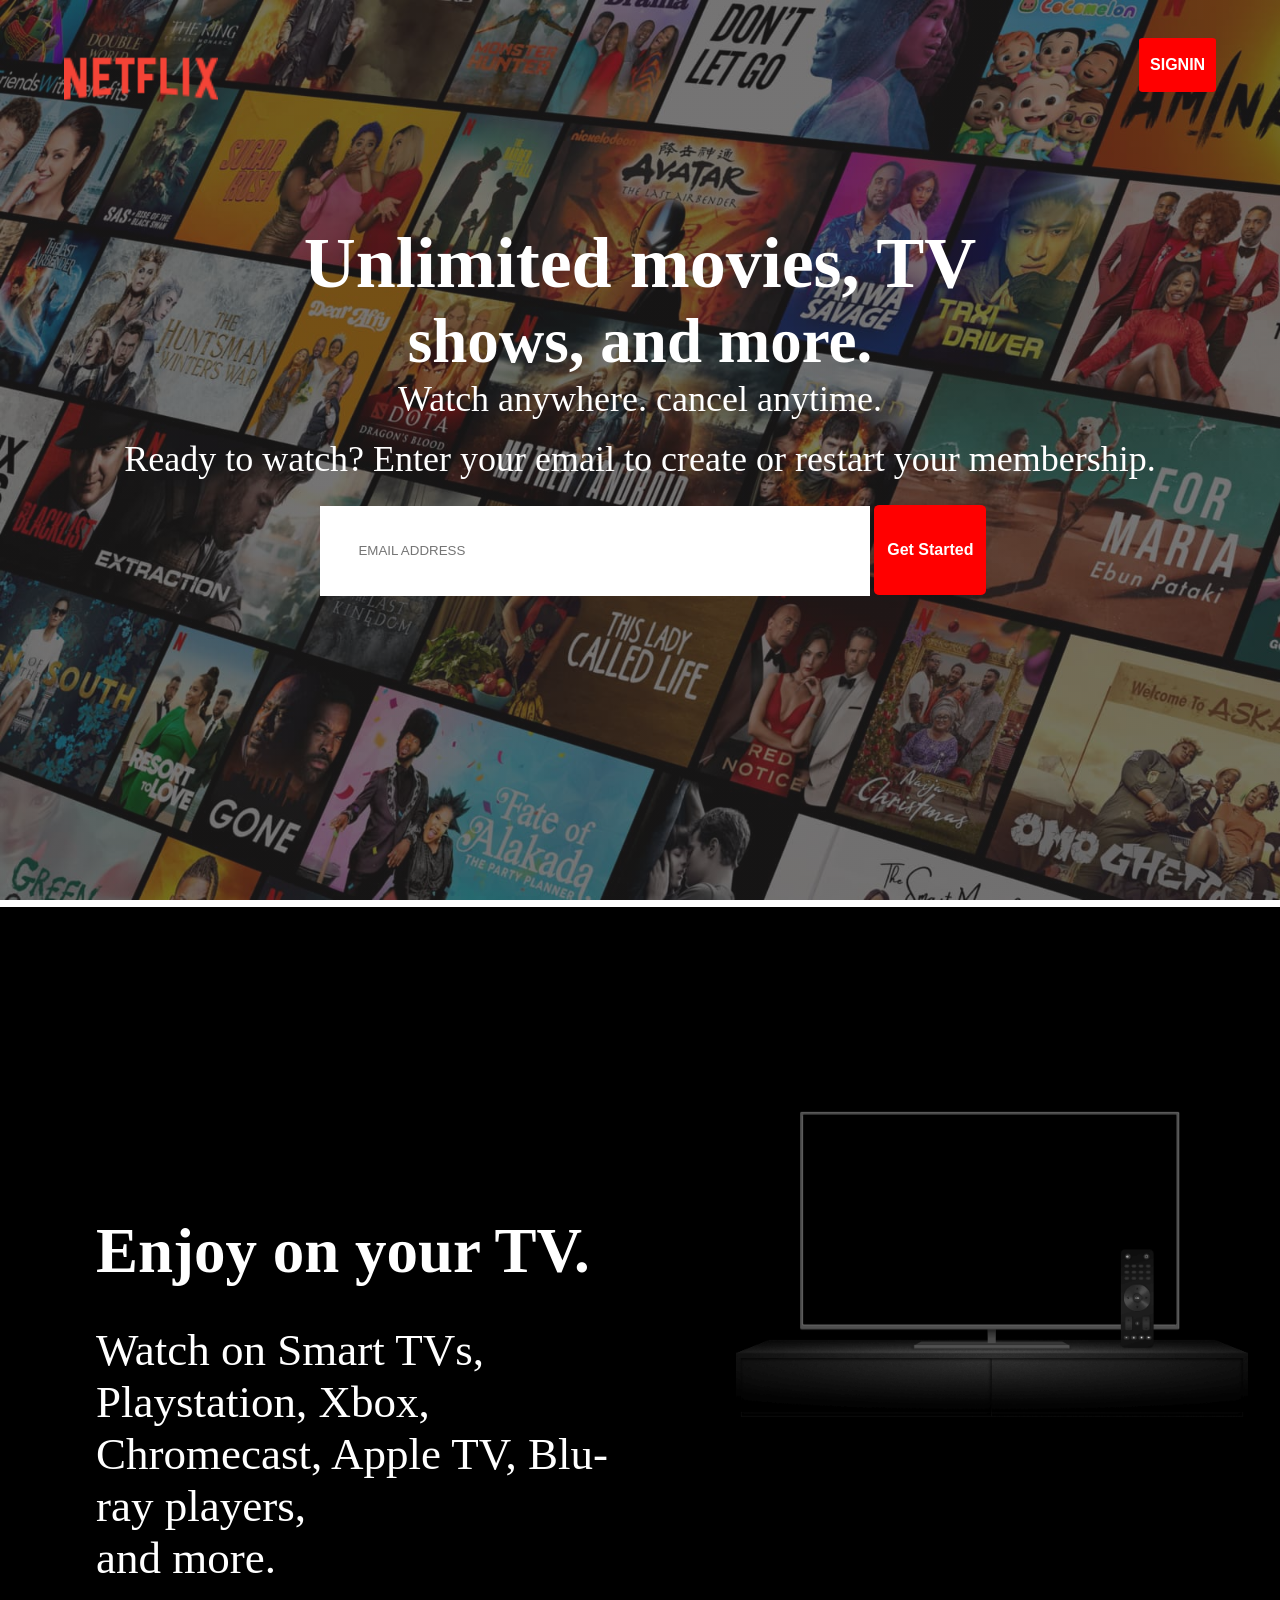
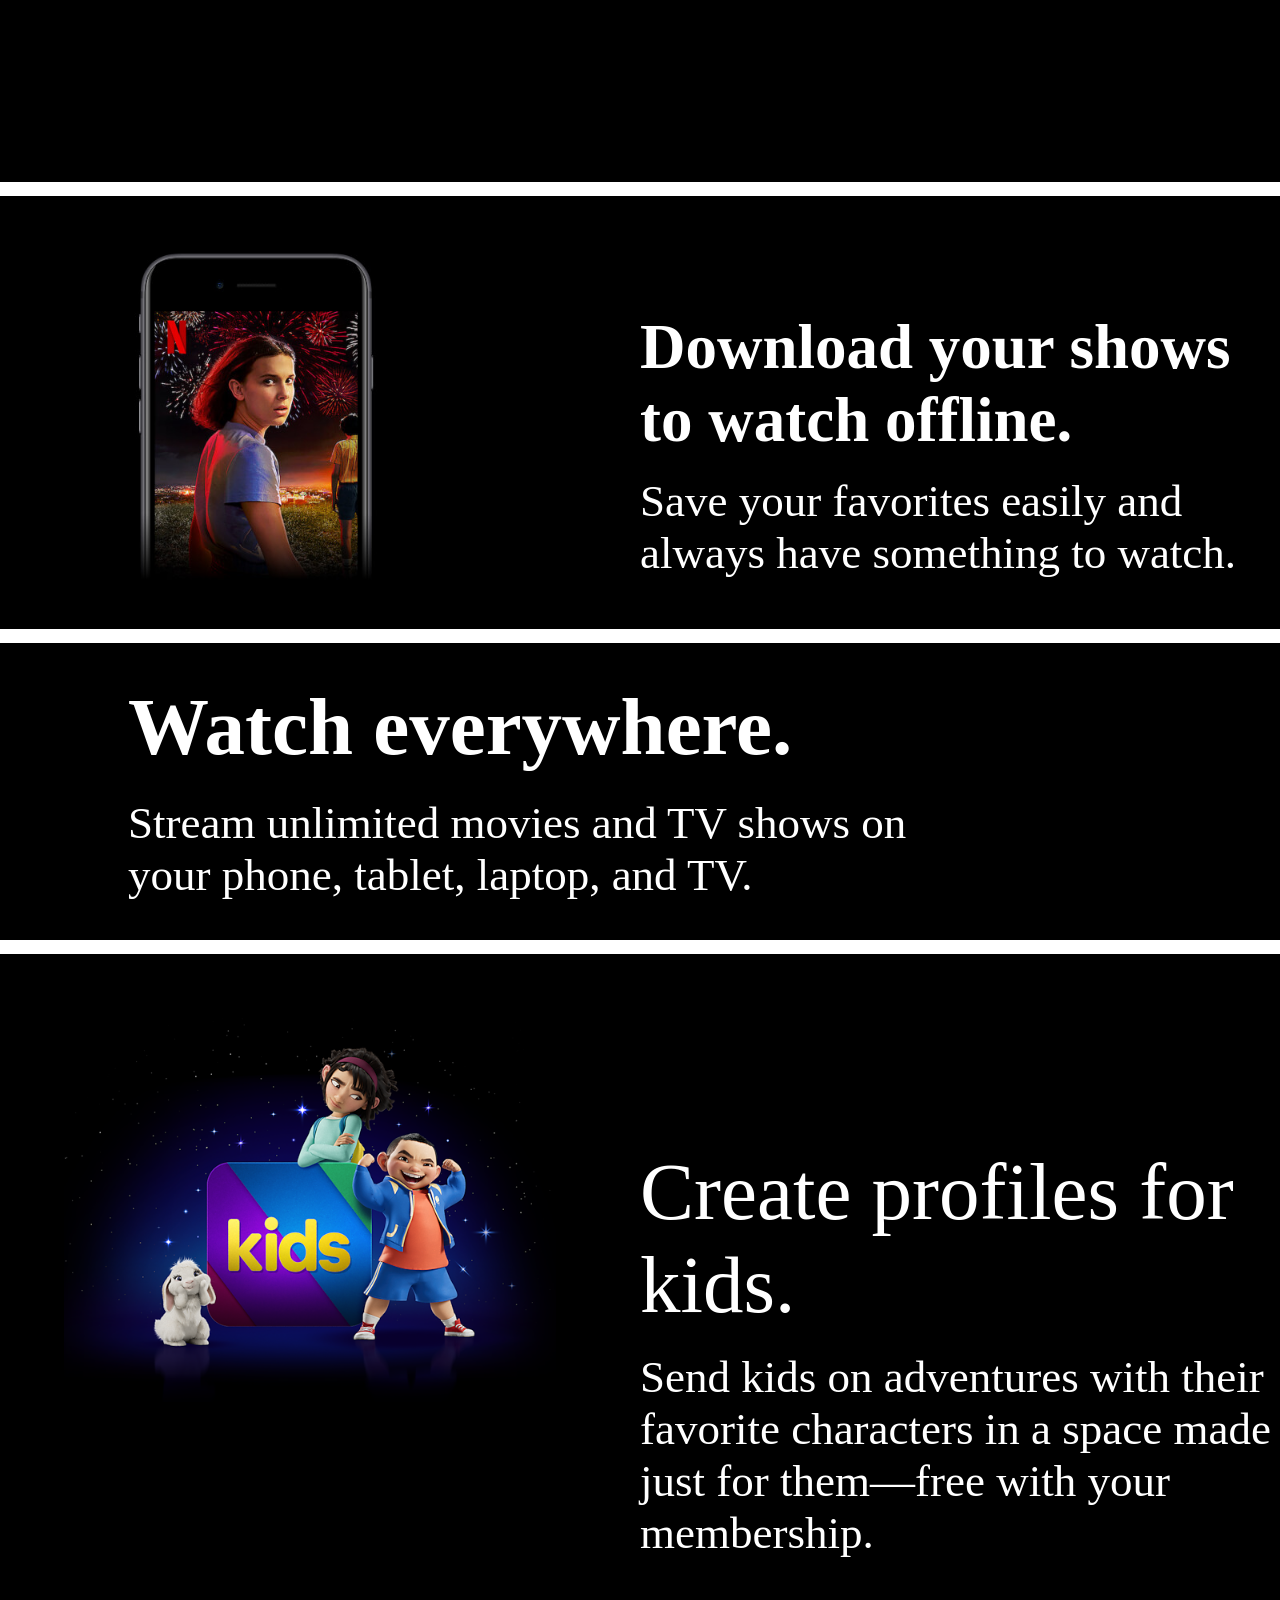
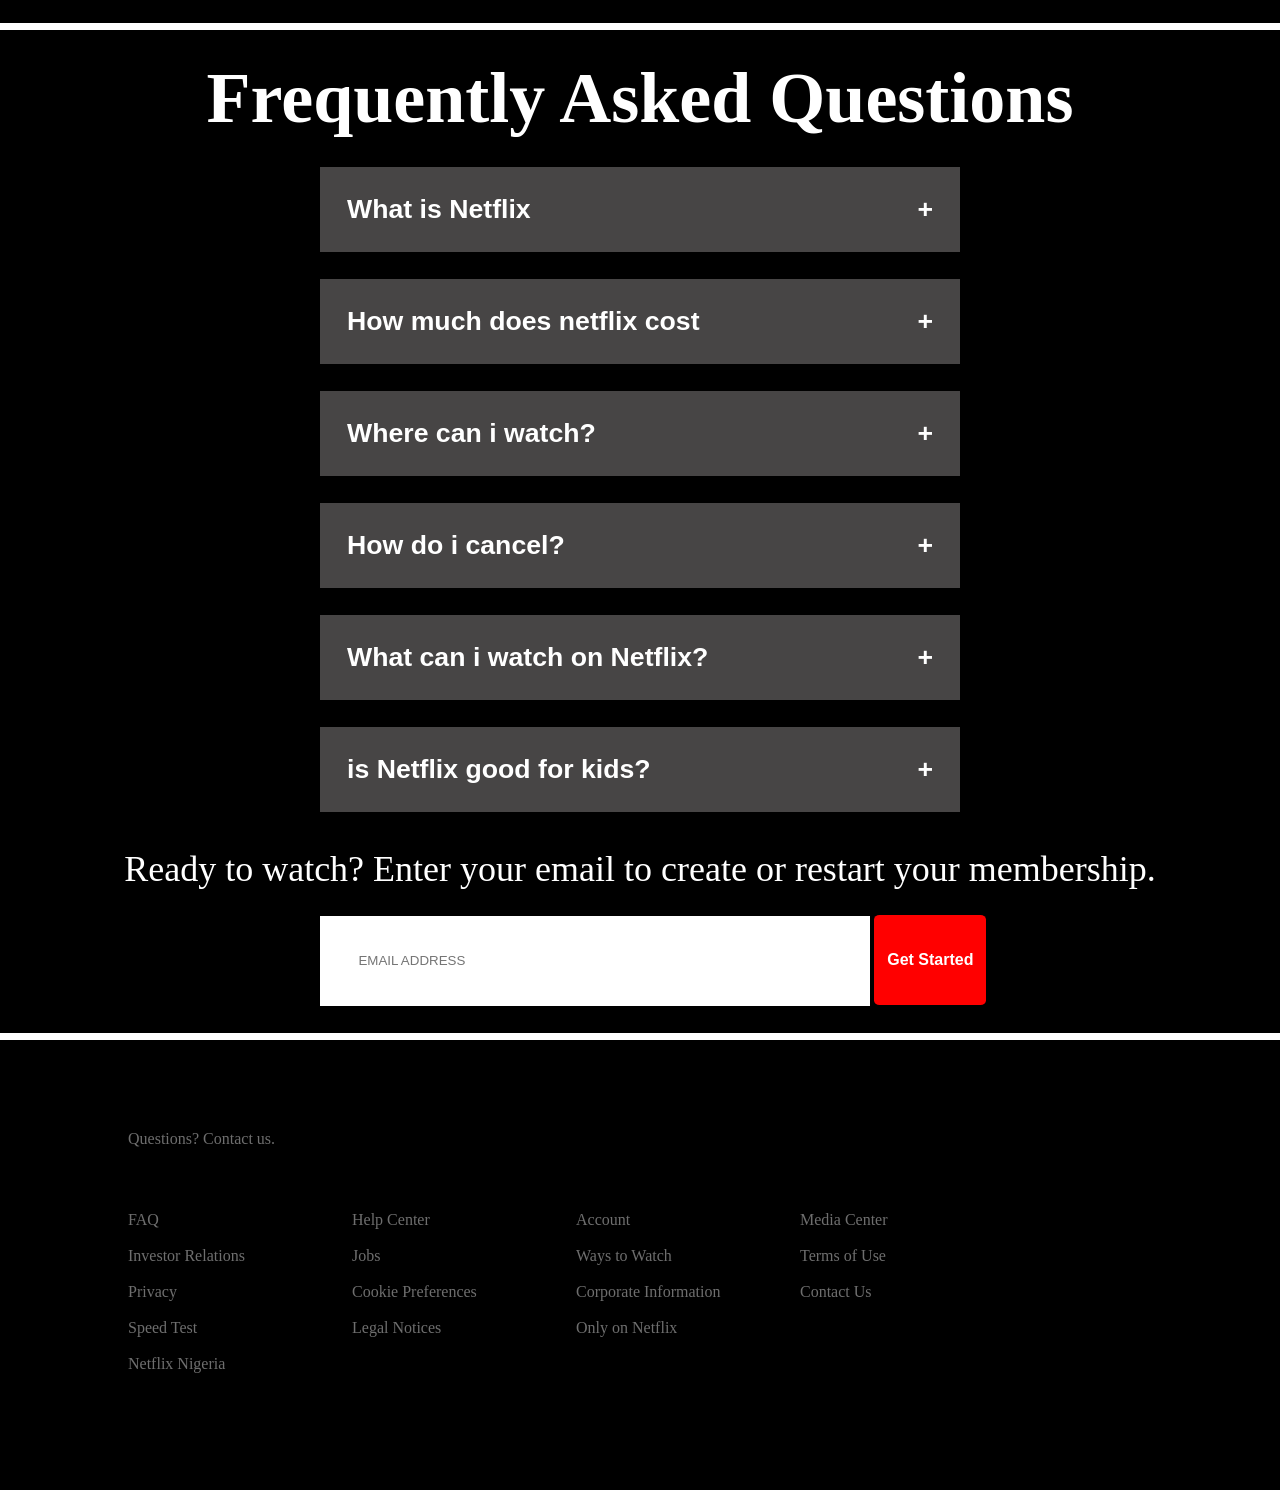
<file: index.html>
<!DOCTYPE html>
<html lang="en">
<head>
    <meta charset="UTF-8">
    <meta http-equiv="X-UA-Compatible" content="IE=edge">
    <meta name="viewport" content="width=device-width, initial-scale=1.0">
    <title>Netflix David Micah-Daniels</title>
    <link rel="stylesheet" href="netflix.css">
</head>
<body>
    <div class="container">
        <div>
            <img src="images/netflix logo.png"  class="logo" alt="">
            <button class="sign"><h2 class="signin_btn">SIGNIN</h2></button>
           <div class="align"> 
               <h1 class="do1">Unlimited movies, TV</h1>
            <h1 class="do2">shows, and more.</h1>
            <p class="do3">Watch anywhere. cancel anytime.</p>
            <p class="do4">Ready to watch? Enter your email to create or restart your membership.</p>
            

                <input type="email" class="text" placeholder="EMAIL ADDRESS">
            <button class="start"><h3 class="get_started_btn">Get Started</h3> </button>
            </div>
            
        </div>
        
</div>
<div class="grid1">
    <div class="card1">
        <h1 class="enjoy">Enjoy on your TV.</h1>
        <p class="enjoy_text">Watch on Smart TVs, Playstation, Xbox, <br> Chromecast, Apple TV, Blu-ray players, <br> and more.</p>
    </div>
    <div class="card2">
        <video src="netflix_video.m4v" class="video" type="video/mp4" playsinline muted autoplay loop></video>
        <img src="images/wow.png" class="wow" alt="">
    </div>
</div>
<div class="grid2">
    <div class="card3">
        <img src="images/lad.jpg" class="lad" alt="">
    </div>
    <div class="card4">
        <h1 class="download">Download your shows <br> to watch offline.</h1>
        <p class="enjoy_text2">Save your favorites easily and always have something to watch.</p>
    </div>
</div>
<div class="grid3">
    <h1 class="watch_everywhere">Watch everywhere.</h1>
    <p class="stream">Stream unlimited movies and TV shows on <br> your phone, tablet, laptop, and TV.    </p>
</div>
<div class="grid4">
    <div class="card5">
        <img src="images/kids.png" class="kids" alt="">
    </div>
    <div class="card6">
        <p class="kids_pofile">Create profiles for kids.</p>
        <p class="kids_adventure">Send kids on adventures with their favorite characters in a space made just for them—free with your membership.</p>
    </div>
</div>

<div class="FAQ">
    <h1 class="faq_h1">Frequently Asked Questions</h1>
    <button class="what_is_netflix">
        <h1>What is Netflix</h1>
        <h1>+</h1>
    </button><br>
    <button class="how_much">
        <h1> How much does netflix cost</h1>
        <h1>+</h1>
    </button><br>
    <button class="where">
        <h1>Where can i watch?</h1>
        <h1>+</h1>
    </button><br>
    <button class="how">
        <h1>How do i cancel?</h1>
        <h1>+</h1>
    </button><br>
    <button class="what">
        <h1>What can i watch on Netflix?</h1>
        <h1>+</h1>
    </button><br>
    <button class="for_kids">
        <h1>is Netflix good for kids?</h1>
        <h1>+</h1>
    </button><br>
    <div class="reuse">
        <p class="do4">Ready to watch? Enter your email to create or restart your membership.</p>
                
    
        <input type="email" class="text" placeholder="EMAIL ADDRESS">
        <button class="start"><h3 class="get_started_btn">Get Started</h3> </button>
    </div>
</div>
<div class="footer">
    <p class="questions">Questions? Contact us.    </p>
    <div class="footer_grids">
        <div class="footer_grid1">
            <ul>
                <li>FAQ</li>
                <li>Investor Relations</li>
                <li>Privacy</li>
                <li>Speed Test</li>
                <li>Netflix Nigeria</li>
            </ul>
        </div>
        <div class="footer_grid2">
            <ul>
                <li>Help Center</li>
                <li></li>
                <li>Jobs</li>
                <li></li>
                <li>Cookie Preferences</li>
                <li></li>
                <li>Legal Notices</li>
            </ul>
        </div>
        <div class="footer_grid3">
            <ul>
                <li>Account</li>
                <li></li>
                <li>Ways to Watch</li>
                <li></li>
                <li>Corporate Information</li>
                <li></li>
                <li>Only on Netflix</li>
            </ul>
        </div>
        <div class="footer_grid4">
            <ul>
                <li>Media Center</li>
                <li></li>
                <li>Terms of Use</li>
                <li></li>
                <li>Contact Us</li>
            </ul>
        </div>
    </div>
</div>
</body>
</html>
</file>
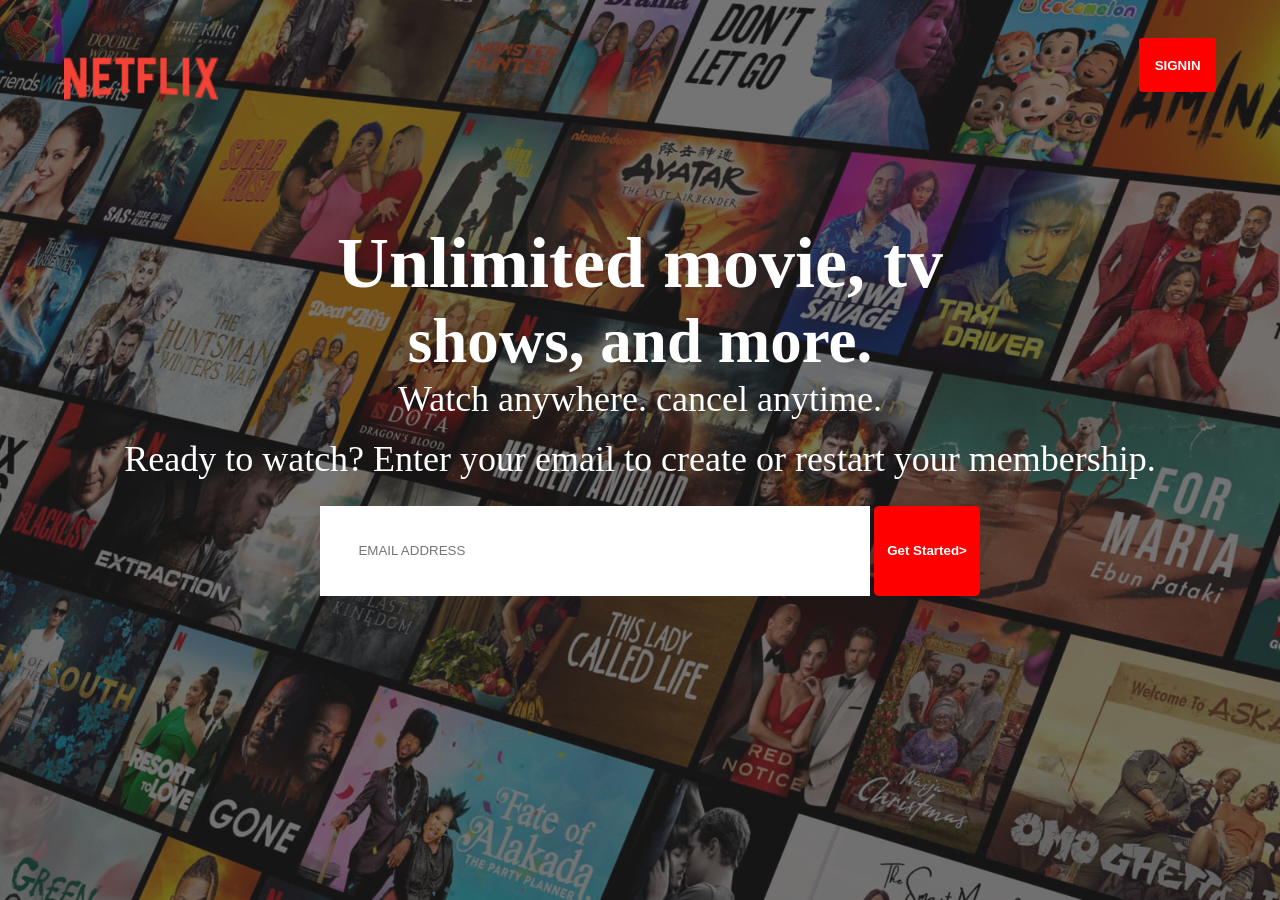
<file: netflix.html>
<!DOCTYPE html>
<html lang="en">
<head>
    <meta charset="UTF-8">
    <meta http-equiv="X-UA-Compatible" content="IE=edge">
    <meta name="viewport" content="width=device-width, initial-scale=1.0">
    <title>Document</title>
    <link rel="stylesheet" href="netflix.css">
</head>
<body>
    <div class="container">
        <div>
            <img src="images/netflix logo.png"  class="logo" alt="">
            <button class="sign">SIGNIN</button>
           <div class="align"> 
               <h1 class="do1">Unlimited movie, tv</h1>
            <h1 class="do2">shows, and more.</h1>
            <p class="do3">Watch anywhere. cancel anytime.</p>
            <p class="do4">Ready to watch? Enter your email to create or restart your membership.</p>
            

                <input type="email" class="text" placeholder="EMAIL ADDRESS">
            <button class="start">Get Started> </button>
            </div>
            
        </div>
</div>
</body>
</html>
</file>
<file: netflix.css>
*{
    margin: 0;
    padding: 0;
}
.signin_btn{
    font-size: 16px;
}
.get_started_btn{
    font-size: 16px;

}
.footer{
    font-size: 16px;
}
.text{
    width: 40vw;
    height: 10vh;
    margin-left: 25%;
    border: 0;
    margin-top: 8px;
    padding-left: 3%;
}
.start{
    height: 10vh;
    background-color: red;
    border: 0;
    border-radius: 5%;
    font-weight: bolder;
    color: white;
    padding-left: 1vw;
    padding-right: 1vw;
}
.container{
    background-image: linear-gradient(to bottom right, #2b292980, #2b292980), url(images/netflix.jpg);
    background-repeat: no-repeat;
    background-size: cover;
    width: 100%;
    height: 100vh;
}
.logo{
    padding-left: 5%;
    width: 12%;

}
.align{
    justify-content: space-around;
    margin-top: 5%;
}
.sign{
    float: right;
    width: 6%;
    height: 6vh;
    background-color: red;
    color: white;
    margin-top: 3%;
    margin-right: 5%;
    border: 0;
    border-radius: 5%;
    font-weight: bolder;
}
.do1{
    color: white;
    text-align: center;
    font-size: 8vh;
}
.do2{
    color: white;
    text-align: center;
    font-size: 7vh;
}
.do3{
    color: white;
    text-align: center;
    font-size: 4vh;
}
.do4{
    color: white;
    text-align: center;
    font-size: 4vh;
    margin-top: 2vh;
    margin-bottom: 2vh;
}


.grid1{
    display: grid;
    grid-template-columns: 1fr 1fr;
    background-color: black;
    border-top: 7px solid white;
    border-bottom: 7px solid white;
}
.video{
    position: absolute;
    left: 62vw;
    margin-top: 13vh;
    height: 32vh;
    
}
.wow{
    
}
.grid2{
    display: grid;
    grid-template-columns: 1fr 1fr;
    background-color: black;
    border-top: 7px solid white;
    border-bottom: 7px solid white;
}
.grid3{
    display: grid;
    grid-template-columns: 1fr;
    background-color: black;
    border-top: 7px solid white;
    border-bottom: 7px solid white;
    padding-top: 3%;
    padding-bottom: 3%;
    padding-left: 10vw;
}
.grid4{
    display: grid;
    grid-template-columns: 1fr 1fr;
    background-color: black;
    border-top: 7px solid white;
    border-bottom: 7px solid white;
    padding-top: 5%;
    padding-bottom: 5%;
}
.kids{
    width: 40vw;
    margin-left: 10%;
}
.kids_pofile{
    color: white;
    font-size: 9vh;
    margin-bottom: 3%;
}
.kids_adventure{
    color: white;
    font-size: 5vh;
}
.card6{
    margin-top: 20%;
}
.watch_everywhere{
    color: white;
    font-size: 9vh;
    margin-bottom: 2%;
}
.stream{
    color: white;
    font-size: 5vh;
}
.card1{
    margin-left: 15%;
    margin-top: 20%;
    padding-bottom: 40vh;
    position: relative;
    top: 20vh;
}
.enjoy{
    color: white;
    font-size: 7vh;
    margin-bottom: 2vh;
    padding-bottom: 2vh;
}
.enjoy_text{
    color: white;
    font-size: 5vh;
    margin-bottom: 2vh;
}
.wow{
    width: 40vw;
}
.lad{
    width: 40vw;
    margin-bottom: 7%;
}
.card2{
    margin-left: 15%;
    margin-top: 20%;
}
.download{
    color: white;
    font-size: 7vh;
    margin-bottom: 2vh;
}
.enjoy_text2{
    color: white;
    font-size: 5vh;
}
.card4{
    margin-top: 18%;
}



.footer{
    color: rgba(255, 255, 255, 0.432);
    background-color: black;
    height: 50vh;
}
.footer_grids{
    display: grid;
    grid-template-columns: 0.4fr 0.4fr 0.4fr 0.4fr;
    width: 70vw;
    margin-left: 10vw;
    padding-bottom: 3vh;
}
.footer_grids ul{
    list-style-type: none;
}
.FAQ{
    background-color: black;
}
.FAQ h1{
    color: white;
}
.faq_h1{
    font-size: 8vh;
    padding-top: 3vh;
    padding-top: 3vh;
    text-align: center;
    padding-bottom: 3vh;
}
.questions{
    margin-left: 10vw;
    padding-top: 10vh;
    margin-bottom: 5vh;
}

.footer_grid1 ul li{
    margin-top: 2vh;
}
.footer_grid2 ul li{
    margin-top: 2vh;
}
.footer_grid3 ul li{
    margin-top: 2vh;
}
.footer_grid4 ul li{
    margin-top: 2vh;
}
.reuse{
    background-color: black;
    border-bottom: 7px solid white;
    padding-bottom: 3vh;
}
.what_is_netflix{
    width: 50vw;
    color: white;
    background: rgba(100, 97, 97, 0.712);
    border: 0;
    padding: 3vh;
    display: flex;
    justify-content: space-between;
    margin-left: 25vw;
}
.how_much{
    width: 50vw;
    color: white;
    background: rgba(100, 97, 97, 0.712);
    border: 0;
    padding: 3vh;
    display: flex;
    justify-content: space-between;
    margin-top: 1vh;
    margin-left: 25vw;
}
.where{
    width: 50vw;
    color: white;
    background: rgba(100, 97, 97, 0.712);
    border: 0;
    padding: 3vh;
    display: flex;
    justify-content: space-between;
    margin-top: 1vh;
    margin-left: 25vw;

}
.how{
    width: 50vw;
    color: white;
    background: rgba(100, 97, 97, 0.712);
    border: 0;
    padding: 3vh;
    display: flex;
    justify-content: space-between;
    margin-top: 1vh;
    margin-left: 25vw;
    
}
.what{
    width: 50vw;
    color: white;
    background: rgba(100, 97, 97, 0.712);
    padding: 3vh;
    display: flex;
    justify-content: space-between;
    margin-top: 1vh;
    border: 0;
    margin-left: 25vw;
}
.for_kids{
    width: 50vw;
    color: white;
    background: rgba(100, 97, 97, 0.712);
    border: 0;
    padding: 3vh;
    display: flex;
    justify-content: space-between;
    margin-top: 1vh;
    margin-left: 25vw;

}

















@media(max-width: 700px){
    .align{
        justify-content: space-around;
        margin-top: 8%;
    }
    .logo{
        padding-left: 5%;
        width: 17%;
    
    }
        
.do1{
    color: white;
    text-align: center;
    font-size: 10vh;
}
.do2{
    color: white;
    text-align: center;
    font-size: 10vh;
}
.do3{
    color: white;
    margin-left: 26%;
    text-align: center;
    font-size: 5vh;
}
.do4{
    color: white;
    text-align: center;
    font-size: 3vh;
    margin-top: 2vh;
}

.text{
    width: 30vw;
    height: 10vh;
    margin-left: 28%;
    border: 0;
    margin-top: 8px;
    margin-right: 0;
}
}

@media (max-width: 500px) {
    body{
        width: 500px;
        overflow-x: hidden;
    }
    .grid1{
        display: grid;
        grid-template-columns: 1fr;
        background-color: black;
        border-top: 7px solid white;
        border-bottom: 7px solid white;
    }
    .grid2{
        display: grid;
        grid-template-columns:  1fr;
        background-color: black;
        border-top: 7px solid white;
        border-bottom: 7px solid white;
    }
    .grid3{
        display: grid;
        grid-template-columns: 1fr;
        background-color: black;
        border-top: 7px solid white;
        border-bottom: 7px solid white;
        padding-top: 3%;
        padding-bottom: 3%;
        padding-left: 10vw;
    }
    .grid4{
        display: grid;
        grid-template-columns:  1fr;
        background-color: black;
        border-top: 7px solid white;
        border-bottom: 7px solid white;
        padding-top: 5%;
        padding-bottom: 5%;
    }
    .video{
        height: 32vh;
        position: relative;
        left: 0;
    }
    .card2{
        margin-top: 20%;
    }
    .kids{
        width: 40vw;
        margin-left: 30vw;
    }
    .lad{
        width: 55vw;
        margin-bottom: 3%;
        margin-left: 20vw;
    }
            
    .what_is_netflix{
        width: 70vw;
        margin-left: 12vw;
    }
    .how_much{
        width: 70vw;
        margin-left: 12vw;
    }
    .where{
        width: 70vw;
        margin-left: 12vw;
    }
    .how{
        width: 70vw;
        margin-left: 12vw;
    }
    .what{
        width: 70vw;
        margin-left: 12vw;
    }
    .for_kids{
        width: 70vw;
        margin-left: 12vw;
    }
}
</file>
